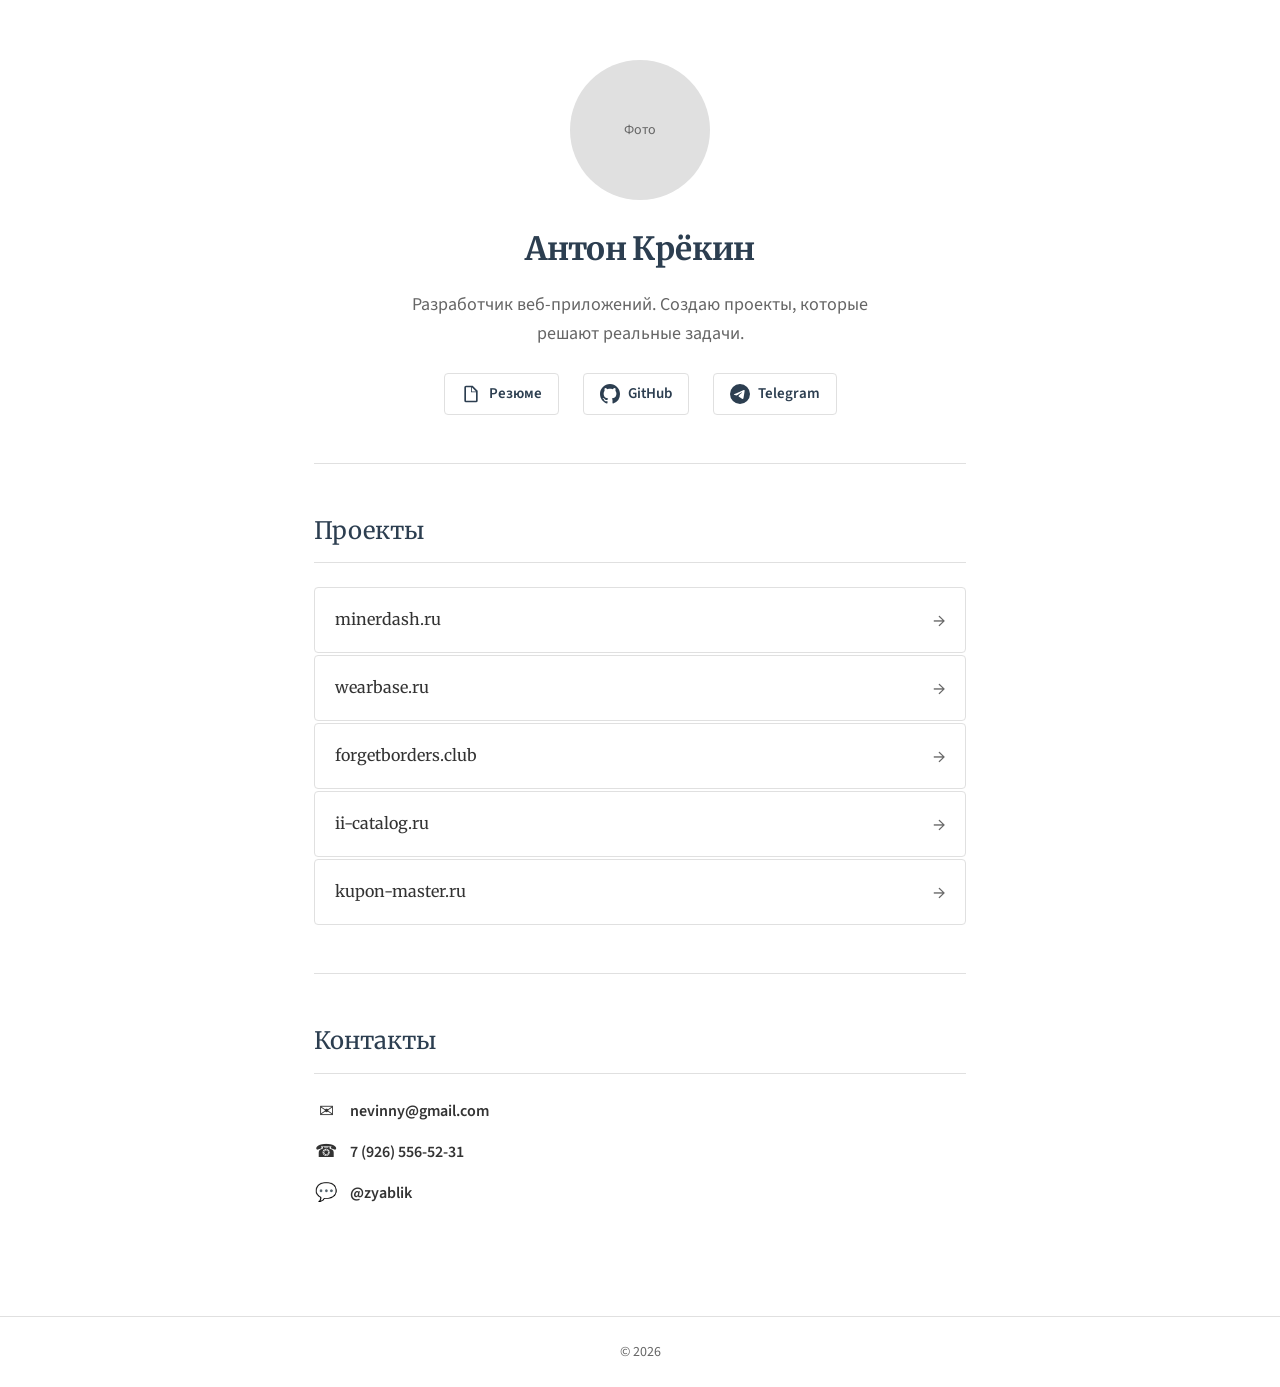
<file: index.html>
<!DOCTYPE html>
<html lang="ru">
<head>
    <meta charset="UTF-8">
    <meta name="viewport" content="width=device-width, initial-scale=1.0">
    <meta name="description" content="Персональная страница разработчика">
    <title>Персональная страница</title>
    <link rel="preconnect" href="https://fonts.googleapis.com">
    <link rel="preconnect" href="https://fonts.gstatic.com" crossorigin>
    <link href="https://fonts.googleapis.com/css2?family=Merriweather:wght@400;700&family=Source+Sans+3:wght@400;600&display=swap" rel="stylesheet">
    <link rel="stylesheet" href="css/style.css">
</head>
<body>
    <main class="container">
        <section class="hero">
            <div class="hero-photo">
                <div class="photo-placeholder">
                    <span>Фото</span>
                </div>
            </div>
            <h1 class="hero-name">Антон Крёкин</h1>
            <p class="hero-description">
                Разработчик веб-приложений. Создаю проекты, которые решают реальные задачи.
            </p>
            <div class="hero-links">
                <a href="cv.html" class="social-link cv-link">
                    <svg width="20" height="20" viewBox="0 0 24 24" fill="currentColor">
                        <path d="M14 2H6a2 2 0 00-2 2v16a2 2 0 002 2h12a2 2 0 002-2V8l-6-6zm-1 2l5 5h-5V4zM6 20V4h6v6h6v10H6z"/>
                    </svg>
                    Резюме
                </a>
                <a href="https://github.com/nevinny" target="_blank" rel="noopener" class="social-link">
                    <svg width="20" height="20" viewBox="0 0 24 24" fill="currentColor">
                        <path d="M12 0C5.37 0 0 5.37 0 12c0 5.31 3.435 9.795 8.205 11.385.6.105.825-.255.825-.57 0-.285-.015-1.23-.015-2.235-3.015.555-3.795-.735-4.035-1.41-.135-.345-.72-1.41-1.23-1.695-.42-.225-1.02-.78-.015-.795.945-.015 1.62.87 1.845 1.23 1.08 1.815 2.805 1.305 3.495.99.105-.78.42-1.305.765-1.605-2.67-.3-5.46-1.335-5.46-5.925 0-1.305.465-2.385 1.23-3.225-.12-.3-.54-1.53.12-3.18 0 0 1.005-.315 3.3 1.23.96-.27 1.98-.405 3-.405s2.04.135 3 .405c2.295-1.56 3.3-1.23 3.3-1.23.66 1.65.24 2.88.12 3.18.765.84 1.23 1.905 1.23 3.225 0 4.605-2.805 5.625-5.475 5.925.435.375.81 1.095.81 2.22 0 1.605-.015 2.895-.015 3.3 0 .315.225.69.825.57A12.02 12.02 0 0024 12c0-6.63-5.37-12-12-12z"/>
                    </svg>
                    GitHub
                </a>
                <a href="https://t.me/@zyablik" target="_blank" rel="noopener" class="social-link">
                    <svg width="20" height="20" viewBox="0 0 24 24" fill="currentColor">
                        <path d="M11.944 0A12 12 0 000 12a12 12 0 0012 12 12 12 0 0012-12A12 12 0 0012 0a12 12 0 00-.056 0zm4.962 7.224c.1-.002.321.023.465.14a.506.506 0 01.171.325c.016.093.036.306.02.472-.18 1.898-.962 6.502-1.36 8.627-.168.9-.499 1.201-.82 1.23-.696.065-1.225-.46-1.9-.902-1.056-.693-1.653-1.124-2.678-1.8-1.185-.78-.417-1.21.258-1.91.177-.184 3.247-2.977 3.307-3.23.007-.032.014-.15-.056-.212s-.174-.041-.249-.024c-.106.024-1.793 1.14-5.061 3.345-.48.33-.913.49-1.302.48-.428-.008-1.252-.241-1.865-.44-.752-.245-1.349-.374-1.297-.789.027-.216.325-.437.893-.663 3.498-1.524 5.83-2.529 6.998-3.014 3.332-1.386 4.025-1.627 4.476-1.635z"/>
                    </svg>
                    Telegram
                </a>
            </div>
        </section>

        <section class="projects">
            <h2 class="section-title">Проекты</h2>
            <div class="projects-grid">
                <a href="https://minerdash.ru" target="_blank" rel="noopener" class="project-card">
                    <h3 class="project-name">minerdash.ru</h3>
                    <span class="project-arrow">→</span>
                </a>
                <a href="https://wearbase.ru" target="_blank" rel="noopener" class="project-card">
                    <h3 class="project-name">wearbase.ru</h3>
                    <span class="project-arrow">→</span>
                </a>
                <a href="https://forgetborders.club" target="_blank" rel="noopener" class="project-card">
                    <h3 class="project-name">forgetborders.club</h3>
                    <span class="project-arrow">→</span>
                </a>
                <a href="https://ii-catalog.ru" target="_blank" rel="noopener" class="project-card">
                    <h3 class="project-name">ii-catalog.ru</h3>
                    <span class="project-arrow">→</span>
                </a>
                <a href="https://kupon-master.ru" target="_blank" rel="noopener" class="project-card">
                    <h3 class="project-name">kupon-master.ru</h3>
                    <span class="project-arrow">→</span>
                </a>
            </div>
        </section>

        <section class="contacts">
            <h2 class="section-title">Контакты</h2>
            <div class="contacts-list">
                <a href="mailto:nevinny@gmail.com" class="contact-item">
                    <span class="contact-icon">✉</span>
                    <span class="contact-value">nevinny@gmail.com</span>
                </a>
                <a href="tel:+79265565231" class="contact-item">
                    <span class="contact-icon">☎</span>
                    <span class="contact-value">7 (926) 556-52-31</span>
                </a>
                <a href="https://t.me/@zyablik" target="_blank" rel="noopener" class="contact-item">
                    <span class="contact-icon">💬</span>
                    <span class="contact-value">@zyablik</span>
                </a>
            </div>
        </section>
    </main>

    <footer class="footer">
        <p>© 2026</p>
    </footer>
</body>
</html>
</file>
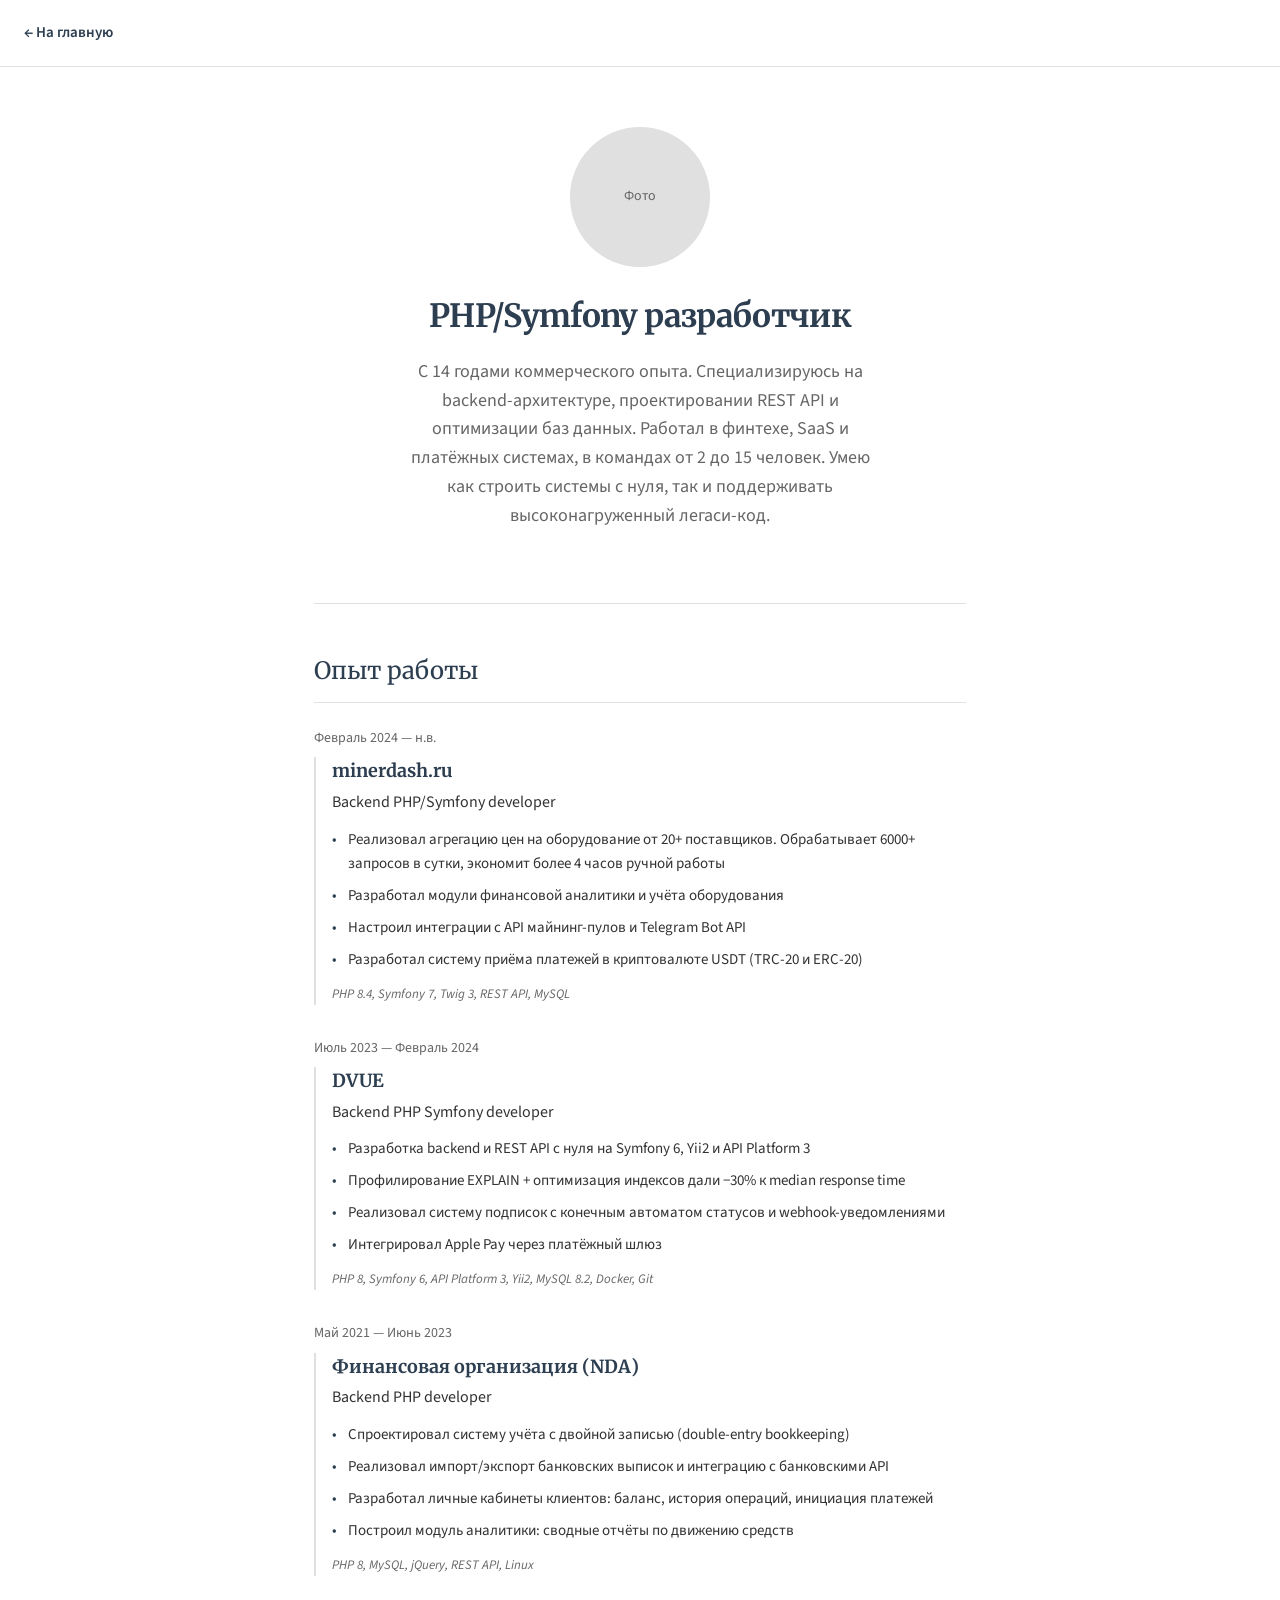
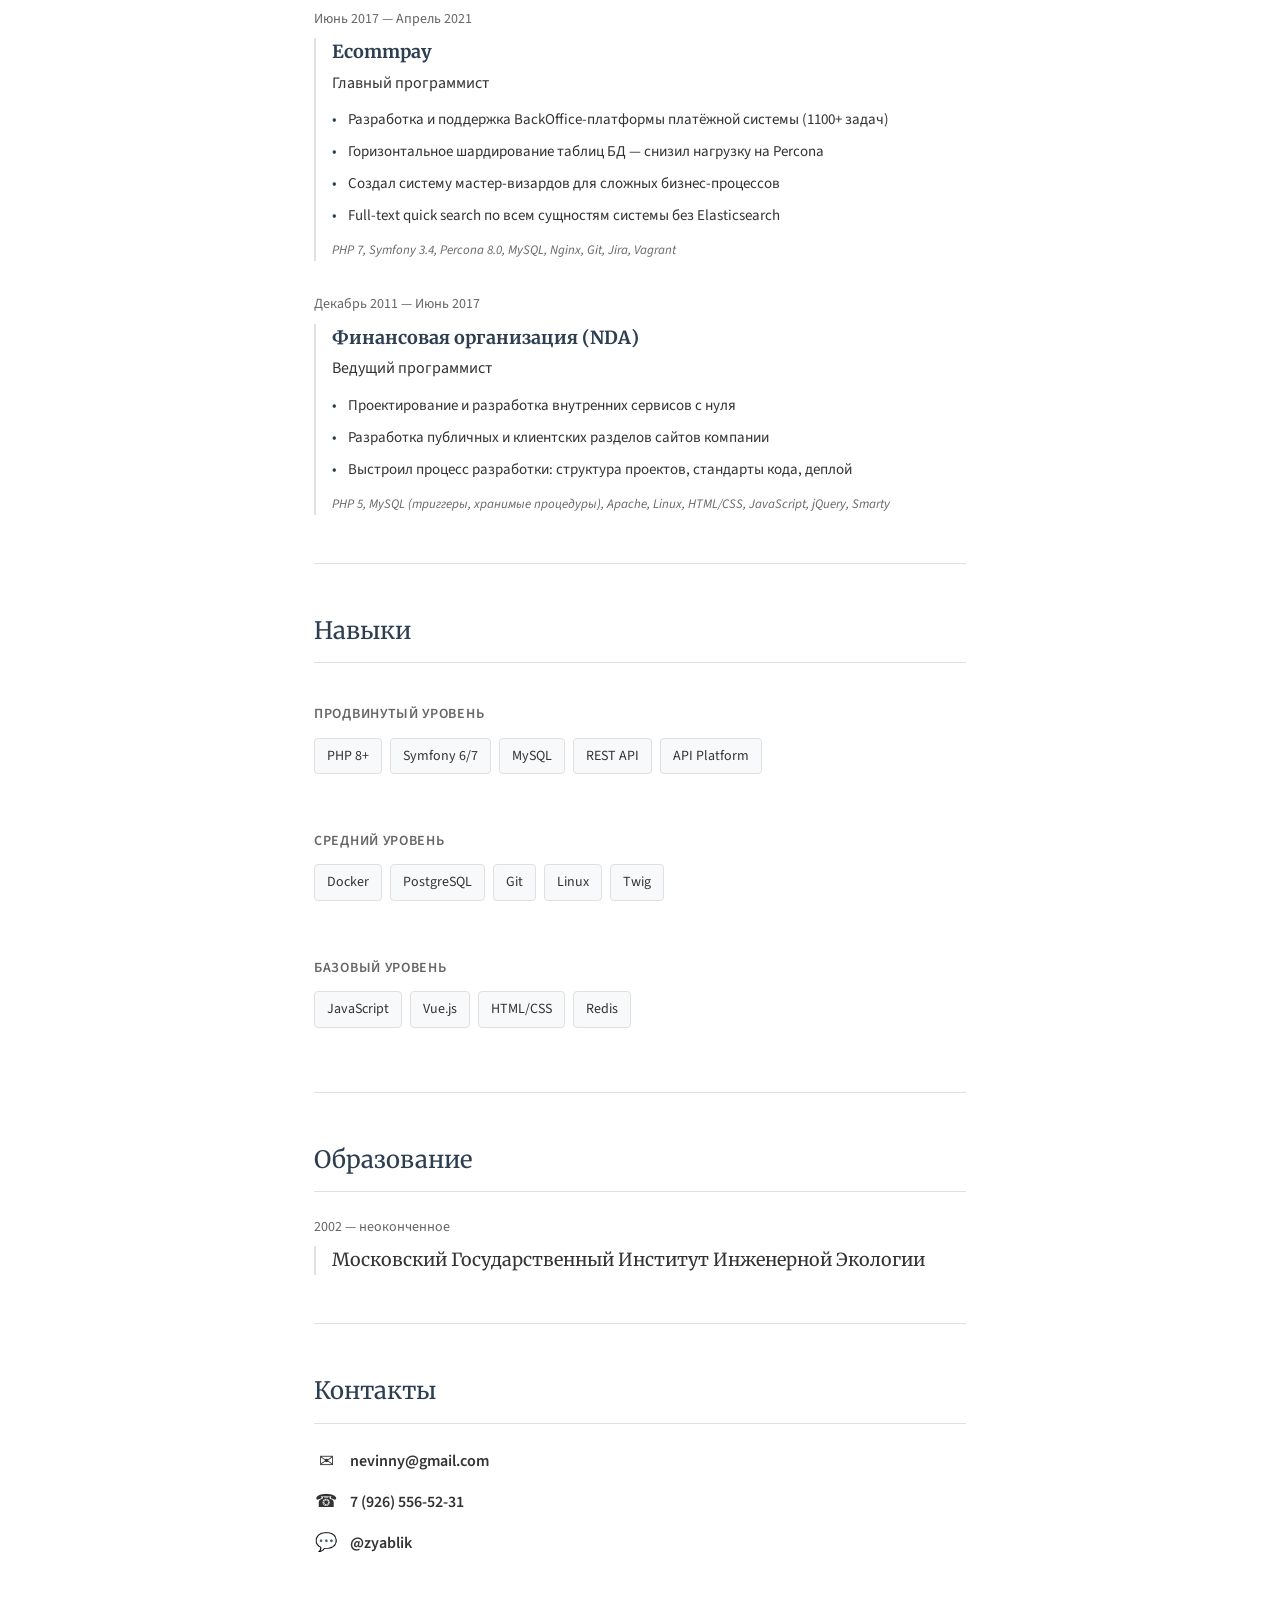
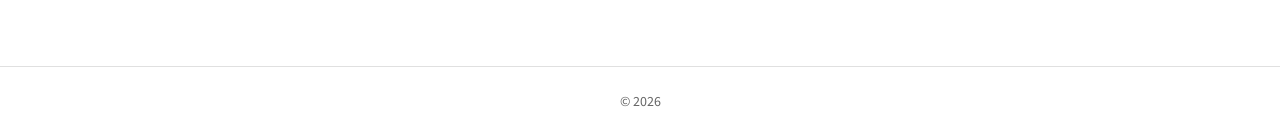
<file: cv.html>
<!DOCTYPE html>
<html lang="ru">
<head>
    <meta charset="UTF-8">
    <meta name="viewport" content="width=device-width, initial-scale=1.0">
    <meta name="description" content="Резюме PHP/Symfony разработчика">
    <title>Резюме — PHP/Symfony разработчик</title>
    <link rel="preconnect" href="https://fonts.googleapis.com">
    <link rel="preconnect" href="https://fonts.gstatic.com" crossorigin>
    <link href="https://fonts.googleapis.com/css2?family=Merriweather:wght@400;700&family=Source+Sans+3:wght@400;600&display=swap" rel="stylesheet">
    <link rel="stylesheet" href="css/style.css">
</head>
<body>
    <header class="cv-header">
        <a href="index.html" class="back-link">← На главную</a>
    </header>

    <main class="container">
        <section class="hero">
            <div class="hero-photo">
                <div class="photo-placeholder">
                    <span>Фото</span>
                </div>
            </div>
            <h1 class="hero-name">PHP/Symfony разработчик</h1>
            <p class="hero-description">
                С 14 годами коммерческого опыта. Специализируюсь на backend-архитектуре, проектировании REST API и оптимизации баз данных. Работал в финтехе, SaaS и платёжных системах, в командах от 2 до 15 человек. Умею как строить системы с нуля, так и поддерживать высоконагруженный легаси-код.
            </p>
        </section>

        <section class="experience">
            <h2 class="section-title">Опыт работы</h2>

            <div class="experience-item">
                <div class="experience-period">Февраль 2024 — н.в.</div>
                <div class="experience-content">
                    <h3 class="experience-company">minerdash.ru</h3>
                    <p class="experience-position">Backend PHP/Symfony developer</p>
                    <ul class="experience-description">
                        <li>Реализовал агрегацию цен на оборудование от 20+ поставщиков. Обрабатывает 6000+ запросов в сутки, экономит более 4 часов ручной работы</li>
                        <li>Разработал модули финансовой аналитики и учёта оборудования</li>
                        <li>Настроил интеграции с API майнинг-пулов и Telegram Bot API</li>
                        <li>Разработал систему приёма платежей в криптовалюте USDT (TRC-20 и ERC-20)</li>
                    </ul>
                    <p class="experience-tech">PHP 8.4, Symfony 7, Twig 3, REST API, MySQL</p>
                </div>
            </div>

            <div class="experience-item">
                <div class="experience-period">Июль 2023 — Февраль 2024</div>
                <div class="experience-content">
                    <h3 class="experience-company">DVUE</h3>
                    <p class="experience-position">Backend PHP Symfony developer</p>
                    <ul class="experience-description">
                        <li>Разработка backend и REST API с нуля на Symfony 6, Yii2 и API Platform 3</li>
                        <li>Профилирование EXPLAIN + оптимизация индексов дали −30% к median response time</li>
                        <li>Реализовал систему подписок с конечным автоматом статусов и webhook-уведомлениями</li>
                        <li>Интегрировал Apple Pay через платёжный шлюз</li>
                    </ul>
                    <p class="experience-tech">PHP 8, Symfony 6, API Platform 3, Yii2, MySQL 8.2, Docker, Git</p>
                </div>
            </div>

            <div class="experience-item">
                <div class="experience-period">Май 2021 — Июнь 2023</div>
                <div class="experience-content">
                    <h3 class="experience-company">Финансовая организация (NDA)</h3>
                    <p class="experience-position">Backend PHP developer</p>
                    <ul class="experience-description">
                        <li>Спроектировал систему учёта с двойной записью (double-entry bookkeeping)</li>
                        <li>Реализовал импорт/экспорт банковских выписок и интеграцию с банковскими API</li>
                        <li>Разработал личные кабинеты клиентов: баланс, история операций, инициация платежей</li>
                        <li>Построил модуль аналитики: сводные отчёты по движению средств</li>
                    </ul>
                    <p class="experience-tech">PHP 8, MySQL, jQuery, REST API, Linux</p>
                </div>
            </div>

            <div class="experience-item">
                <div class="experience-period">Июнь 2017 — Апрель 2021</div>
                <div class="experience-content">
                    <h3 class="experience-company">Ecommpay</h3>
                    <p class="experience-position">Главный программист</p>
                    <ul class="experience-description">
                        <li>Разработка и поддержка BackOffice-платформы платёжной системы (1100+ задач)</li>
                        <li>Горизонтальное шардирование таблиц БД — снизил нагрузку на Percona</li>
                        <li>Создал систему мастер-визардов для сложных бизнес-процессов</li>
                        <li>Full-text quick search по всем сущностям системы без Elasticsearch</li>
                    </ul>
                    <p class="experience-tech">PHP 7, Symfony 3.4, Percona 8.0, MySQL, Nginx, Git, Jira, Vagrant</p>
                </div>
            </div>

            <div class="experience-item">
                <div class="experience-period">Декабрь 2011 — Июнь 2017</div>
                <div class="experience-content">
                    <h3 class="experience-company">Финансовая организация (NDA)</h3>
                    <p class="experience-position">Ведущий программист</p>
                    <ul class="experience-description">
                        <li>Проектирование и разработка внутренних сервисов с нуля</li>
                        <li>Разработка публичных и клиентских разделов сайтов компании</li>
                        <li>Выстроил процесс разработки: структура проектов, стандарты кода, деплой</li>
                    </ul>
                    <p class="experience-tech">PHP 5, MySQL (триггеры, хранимые процедуры), Apache, Linux, HTML/CSS, JavaScript, jQuery, Smarty</p>
                </div>
            </div>
        </section>

        <section class="skills">
            <h2 class="section-title">Навыки</h2>
            <div class="skills-grid">
                <div class="skill-category">
                    <h3 class="skill-category-title">Продвинутый уровень</h3>
                    <div class="skill-tags">
                        <span class="skill-tag">PHP 8+</span>
                        <span class="skill-tag">Symfony 6/7</span>
                        <span class="skill-tag">MySQL</span>
                        <span class="skill-tag">REST API</span>
                        <span class="skill-tag">API Platform</span>
                    </div>
                </div>
                <div class="skill-category">
                    <h3 class="skill-category-title">Средний уровень</h3>
                    <div class="skill-tags">
                        <span class="skill-tag">Docker</span>
                        <span class="skill-tag">PostgreSQL</span>
                        <span class="skill-tag">Git</span>
                        <span class="skill-tag">Linux</span>
                        <span class="skill-tag">Twig</span>
                    </div>
                </div>
                <div class="skill-category">
                    <h3 class="skill-category-title">Базовый уровень</h3>
                    <div class="skill-tags">
                        <span class="skill-tag">JavaScript</span>
                        <span class="skill-tag">Vue.js</span>
                        <span class="skill-tag">HTML/CSS</span>
                        <span class="skill-tag">Redis</span>
                    </div>
                </div>
            </div>
        </section>

        <section class="education">
            <h2 class="section-title">Образование</h2>
            <div class="education-item">
                <div class="education-period">2002 — неоконченное</div>
                <div class="education-content">
                    <h3 class="education-name">Московский Государственный Институт Инженерной Экологии</h3>
                </div>
            </div>
        </section>

        <section class="contacts">
            <h2 class="section-title">Контакты</h2>
            <div class="contacts-list">
                <a href="mailto:nevinny@gmail.com" class="contact-item">
                    <span class="contact-icon">✉</span>
                    <span class="contact-value">nevinny@gmail.com</span>
                </a>
                <a href="tel:+79265565231" class="contact-item">
                    <span class="contact-icon">☎</span>
                    <span class="contact-value">7 (926) 556-52-31</span>
                </a>
                <a href="https://t.me/zyablik" target="_blank" rel="noopener" class="contact-item">
                    <span class="contact-icon">💬</span>
                    <span class="contact-value">@zyablik</span>
                </a>
            </div>
        </section>
    </main>

    <footer class="footer">
        <p>© 2026</p>
    </footer>
</body>
</html>
</file>
<file: css/style.css>
* {
    margin: 0;
    padding: 0;
    box-sizing: border-box;
}

:root {
    --color-bg: #ffffff;
    --color-text: #333333;
    --color-text-light: #666666;
    --color-accent: #2c3e50;
    --color-border: #e0e0e0;
    --color-card-hover: #f8f9fa;
    --font-heading: 'Merriweather', Georgia, serif;
    --font-body: 'Source Sans 3', -apple-system, BlinkMacSystemFont, sans-serif;
}

html {
    scroll-behavior: smooth;
}

body {
    font-family: var(--font-body);
    font-size: 16px;
    line-height: 1.6;
    color: var(--color-text);
    background-color: var(--color-bg);
    min-height: 100vh;
    display: flex;
    flex-direction: column;
}

.container {
    width: 100%;
    max-width: 700px;
    margin: 0 auto;
    padding: 60px 24px;
    flex: 1;
}

.section-title {
    font-family: var(--font-heading);
    font-size: 1.5rem;
    font-weight: 400;
    color: var(--color-accent);
    margin-bottom: 24px;
    padding-bottom: 12px;
    border-bottom: 1px solid var(--color-border);
}

.hero {
    text-align: center;
    padding-bottom: 48px;
    margin-bottom: 48px;
    border-bottom: 1px solid var(--color-border);
}

.hero-photo {
    margin-bottom: 24px;
}

.photo-placeholder {
    width: 140px;
    height: 140px;
    margin: 0 auto;
    border-radius: 50%;
    background-color: var(--color-border);
    display: flex;
    align-items: center;
    justify-content: center;
    color: var(--color-text-light);
    font-size: 14px;
}

.hero-name {
    font-family: var(--font-heading);
    font-size: 2rem;
    font-weight: 700;
    color: var(--color-accent);
    margin-bottom: 16px;
    letter-spacing: -0.02em;
}

.hero-description {
    font-size: 1.125rem;
    color: var(--color-text-light);
    margin-bottom: 24px;
    max-width: 480px;
    margin-left: auto;
    margin-right: auto;
}

.hero-links {
    display: flex;
    justify-content: center;
    gap: 24px;
    flex-wrap: wrap;
}

.social-link {
    display: inline-flex;
    align-items: center;
    gap: 8px;
    font-size: 0.9375rem;
    font-weight: 600;
    color: var(--color-accent);
    text-decoration: none;
    padding: 8px 16px;
    border: 1px solid var(--color-border);
    border-radius: 4px;
    transition: all 0.2s ease;
}

.social-link:hover {
    background-color: var(--color-accent);
    border-color: var(--color-accent);
    color: white;
}

.social-link svg {
    flex-shrink: 0;
}

.projects {
    padding-bottom: 48px;
    margin-bottom: 48px;
    border-bottom: 1px solid var(--color-border);
}

.projects-grid {
    display: flex;
    flex-direction: column;
    gap: 2px;
}

.project-card {
    display: flex;
    justify-content: space-between;
    align-items: center;
    padding: 16px 20px;
    background-color: var(--color-bg);
    border: 1px solid var(--color-border);
    border-radius: 4px;
    text-decoration: none;
    transition: all 0.2s ease;
}

.project-card:hover {
    background-color: var(--color-card-hover);
    border-color: var(--color-accent);
}

.project-name {
    font-family: var(--font-heading);
    font-size: 1rem;
    font-weight: 400;
    color: var(--color-text);
}

.project-card:hover .project-name {
    color: var(--color-accent);
}

.project-arrow {
    font-size: 1.25rem;
    color: var(--color-text-light);
    transition: transform 0.2s ease;
}

.project-card:hover .project-arrow {
    transform: translateX(4px);
    color: var(--color-accent);
}

.contacts {
    padding-bottom: 48px;
}

.contacts-list {
    display: flex;
    flex-direction: column;
    gap: 12px;
}

.contact-item {
    display: inline-flex;
    align-items: center;
    gap: 12px;
    font-size: 1rem;
    color: var(--color-text);
    text-decoration: none;
    transition: color 0.2s ease;
}

.contact-item:hover {
    color: var(--color-accent);
}

.contact-icon {
    font-size: 1.125rem;
    width: 24px;
    text-align: center;
}

.contact-value {
    font-weight: 600;
}

.footer {
    padding: 24px;
    text-align: center;
    color: var(--color-text-light);
    font-size: 0.875rem;
    border-top: 1px solid var(--color-border);
}

.cv-header {
    padding: 20px 24px;
    border-bottom: 1px solid var(--color-border);
}

.back-link {
    font-size: 0.9375rem;
    font-weight: 600;
    color: var(--color-accent);
    text-decoration: none;
}

.back-link:hover {
    text-decoration: underline;
}

.experience {
    padding-bottom: 48px;
    margin-bottom: 48px;
    border-bottom: 1px solid var(--color-border);
}

.experience-item {
    margin-bottom: 32px;
}

.experience-item:last-child {
    margin-bottom: 0;
}

.experience-period {
    font-size: 0.875rem;
    color: var(--color-text-light);
    margin-bottom: 8px;
}

.experience-content {
    padding-left: 16px;
    border-left: 2px solid var(--color-border);
}

.experience-company {
    font-family: var(--font-heading);
    font-size: 1.125rem;
    font-weight: 700;
    color: var(--color-accent);
    margin-bottom: 4px;
}

.experience-position {
    font-size: 1rem;
    color: var(--color-text);
    margin-bottom: 12px;
}

.experience-description {
    list-style: none;
    margin-bottom: 12px;
}

.experience-description li {
    position: relative;
    padding-left: 16px;
    margin-bottom: 8px;
    font-size: 0.9375rem;
    color: var(--color-text);
}

.experience-description li::before {
    content: "•";
    position: absolute;
    left: 0;
    color: var(--color-accent);
}

.experience-tech {
    font-size: 0.8125rem;
    color: var(--color-text-light);
    font-style: italic;
}

.skills {
    padding-bottom: 48px;
    margin-bottom: 48px;
    border-bottom: 1px solid var(--color-border);
}

.skills-grid {
    display: flex;
    flex-direction: column;
    gap: 24px;
}

.skill-category {
    padding: 16px 0;
}

.skill-category-title {
    font-size: 0.875rem;
    font-weight: 600;
    color: var(--color-text-light);
    margin-bottom: 12px;
    text-transform: uppercase;
    letter-spacing: 0.05em;
}

.skill-tags {
    display: flex;
    flex-wrap: wrap;
    gap: 8px;
}

.skill-tag {
    font-size: 0.875rem;
    padding: 6px 12px;
    background-color: var(--color-card-hover);
    border: 1px solid var(--color-border);
    border-radius: 4px;
    color: var(--color-text);
}

.education {
    padding-bottom: 48px;
    margin-bottom: 48px;
    border-bottom: 1px solid var(--color-border);
}

.education-item {
    margin-bottom: 0;
}

.education-period {
    font-size: 0.875rem;
    color: var(--color-text-light);
    margin-bottom: 8px;
}

.education-content {
    padding-left: 16px;
    border-left: 2px solid var(--color-border);
}

.education-name {
    font-family: var(--font-heading);
    font-size: 1.125rem;
    font-weight: 400;
    color: var(--color-text);
}

.nav-link {
    display: inline-block;
    font-size: 0.9375rem;
    font-weight: 600;
    color: var(--color-accent);
    text-decoration: none;
    padding: 8px 0;
}

.nav-link:hover {
    text-decoration: underline;
}

@media (max-width: 600px) {
    .container {
        padding: 40px 16px;
    }

    .hero-name {
        font-size: 1.75rem;
    }

    .hero-description {
        font-size: 1rem;
    }

    .hero-links {
        flex-direction: column;
        align-items: center;
        gap: 12px;
    }

    .social-link {
        width: 100%;
        max-width: 200px;
        justify-content: center;
    }

    .section-title {
        font-size: 1.25rem;
    }

    .project-card {
        padding: 14px 16px;
    }
}
</file>
